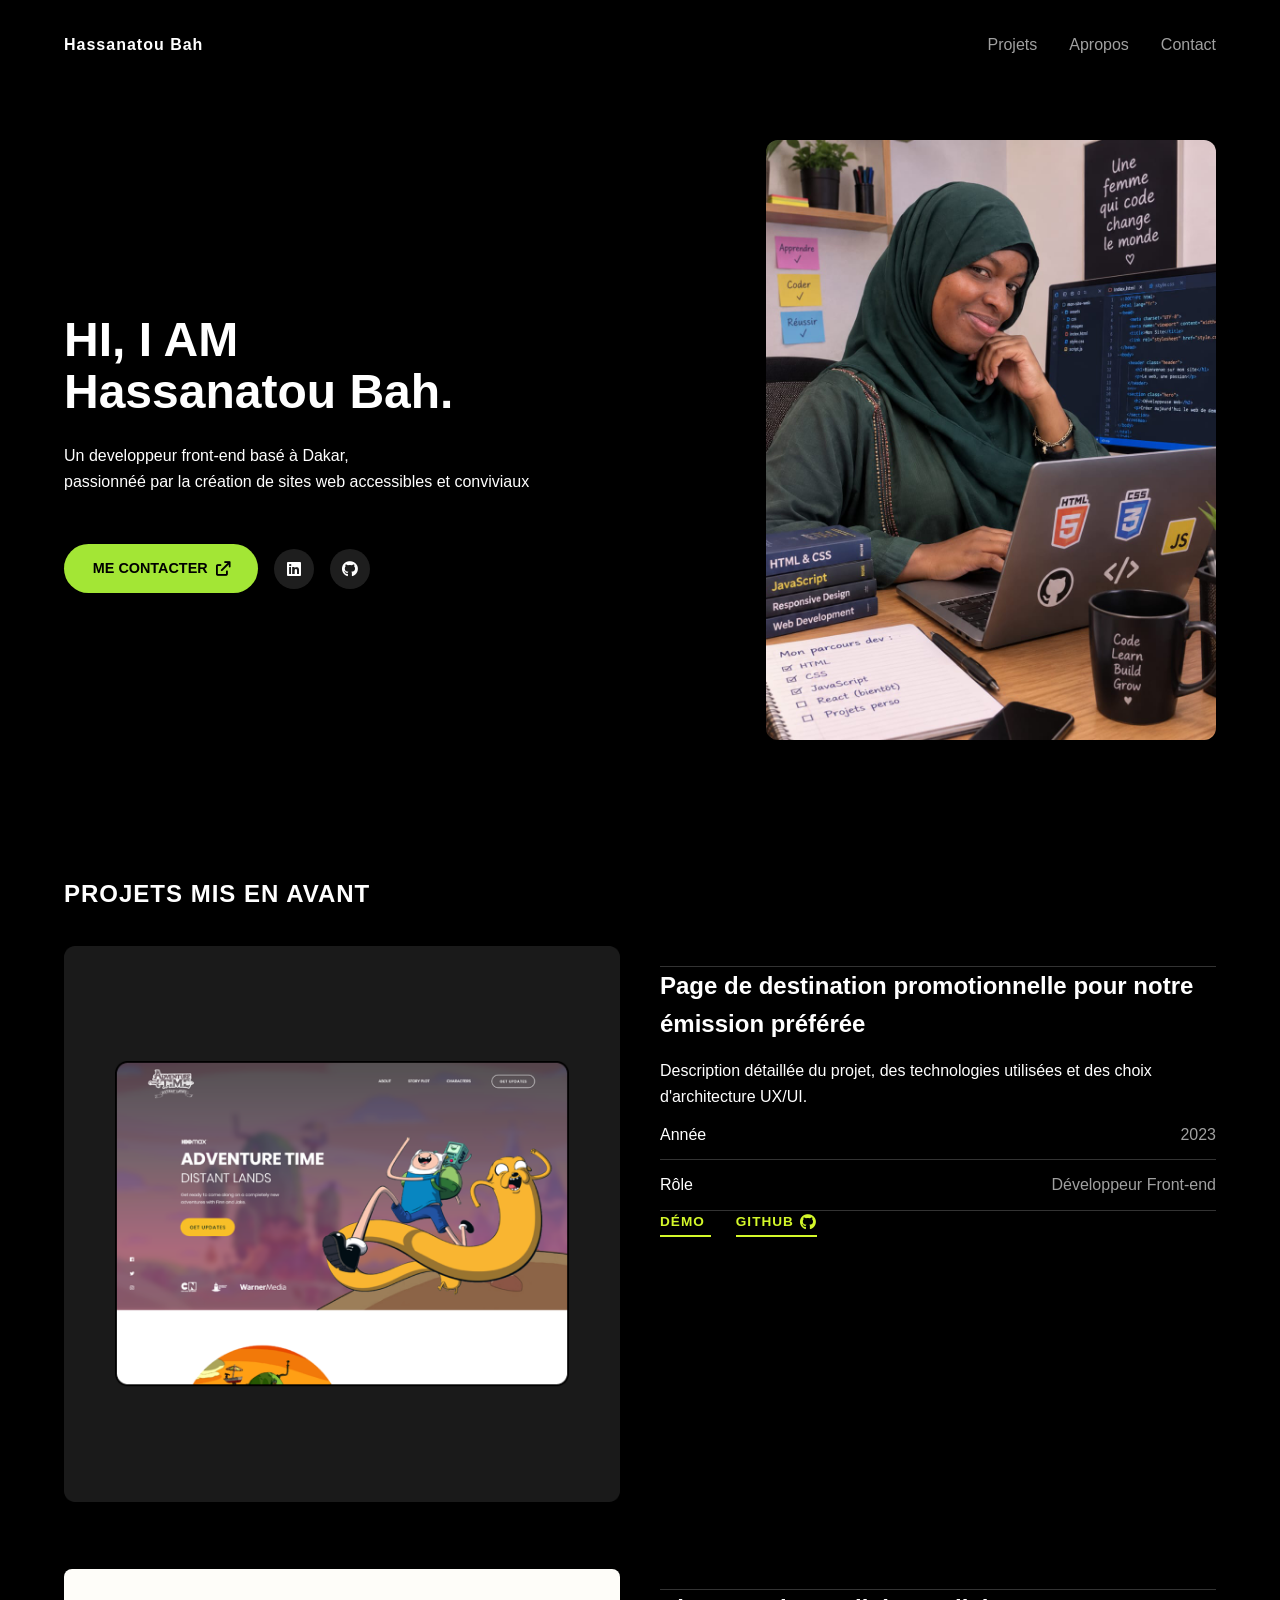
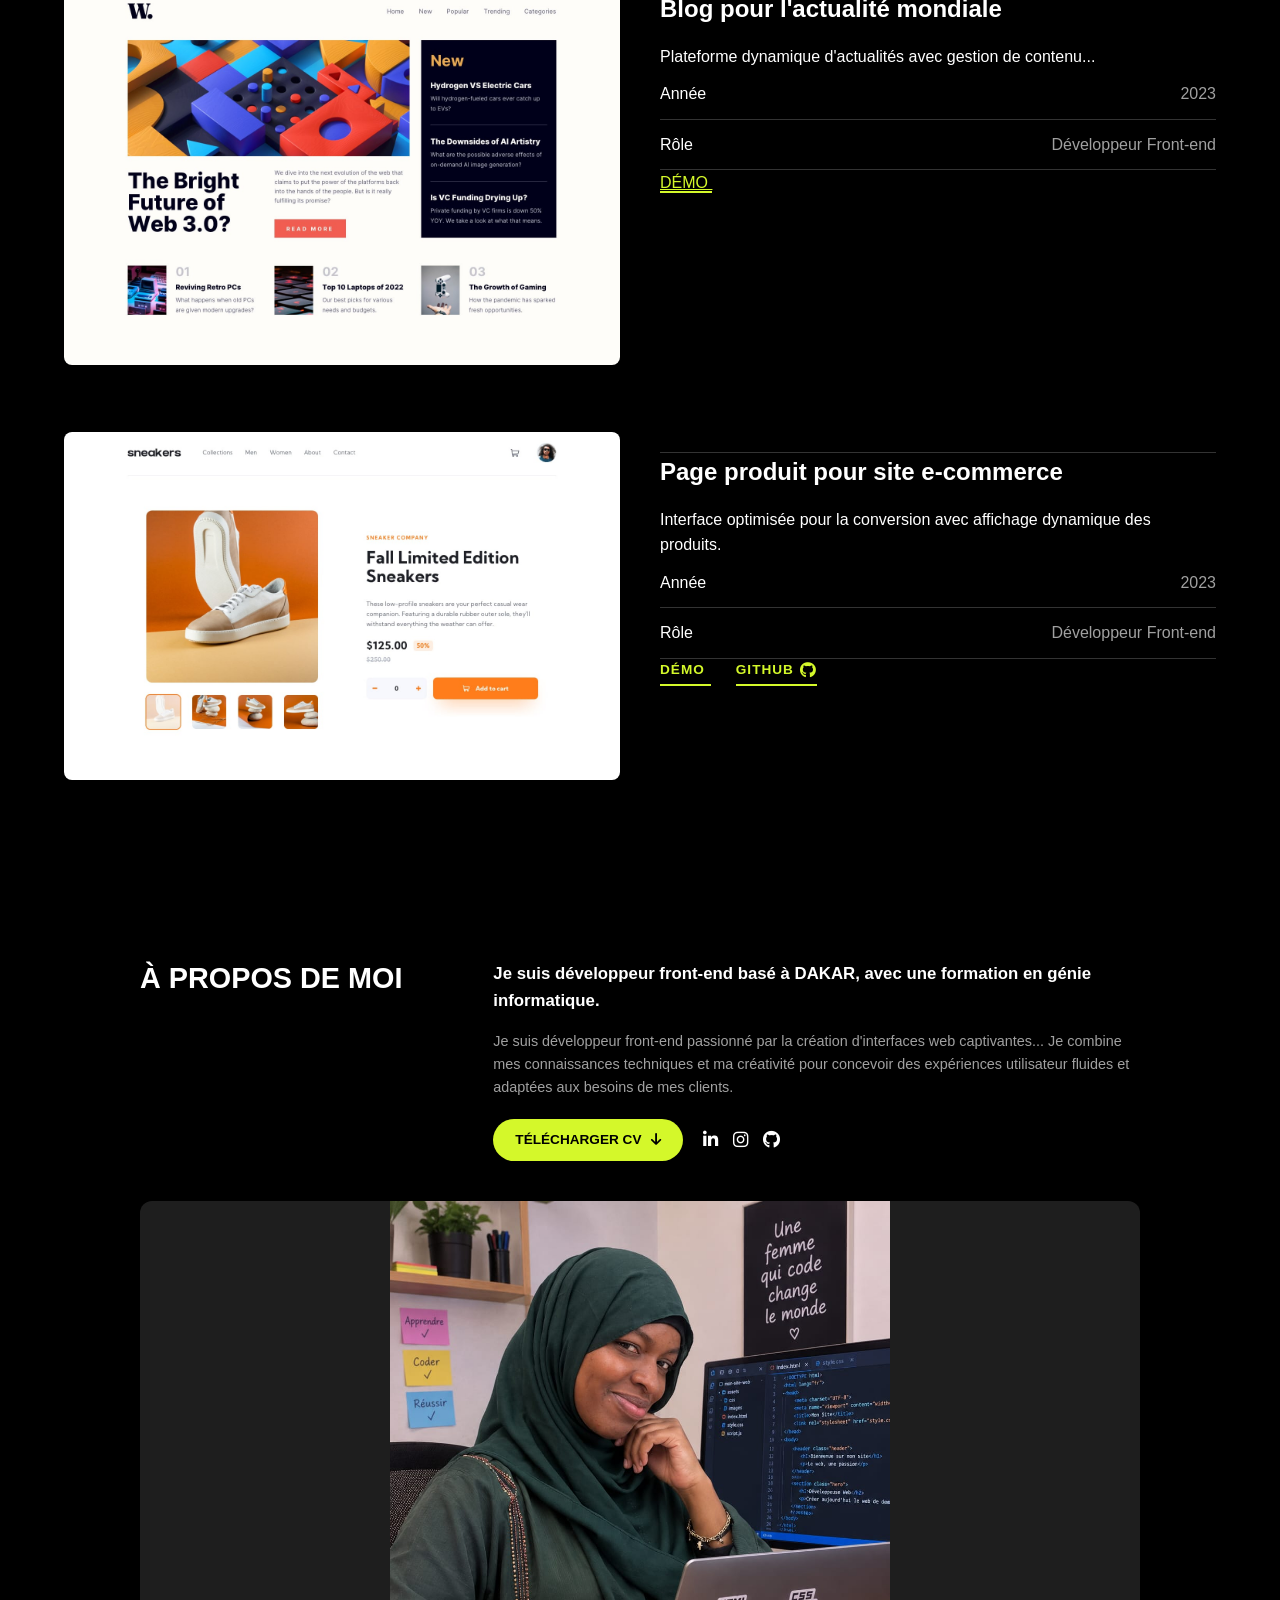
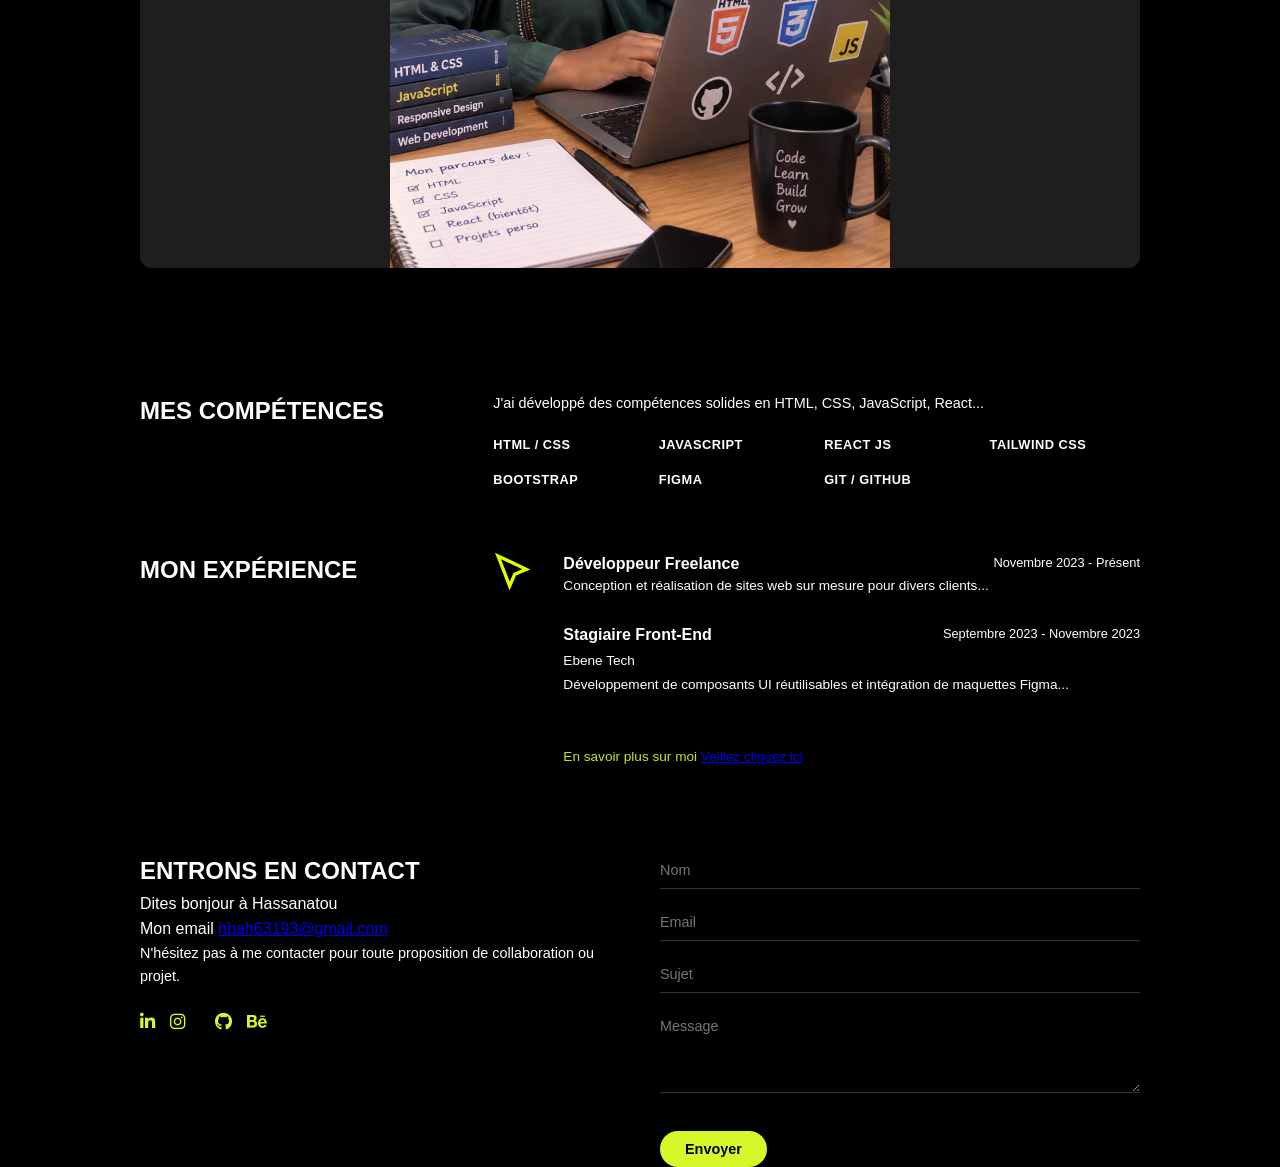
<file: index.html>
<!DOCTYPE html>
<html lang="fr">
<head>
  <meta charset="UTF-8">
  <meta name="viewport" content="width=device-width, initial-scale=1.0">
  <title>Portfolio - Hassanatou Bah</title>
  <link rel="stylesheet" href="style.css">
  <link rel="stylesheet" href="https://cdnjs.cloudflare.com/ajax/libs/font-awesome/6.0.0/css/all.min.css">
</head>
<body>

  <!-- Navigation -->
  <header>
    <nav class="navbar">
      <div class="logo">Hassanatou Bah</div>
      <ul class="nav-links">
        <li><a href="#projets">Projets</a></li>
        <li><a href="Apropos.html">Apropos</a></li>
        <li><a href="contact.html">Contact</a></li>
      </ul>
    </nav>
  </header>

  <!-- Section Hero (Home) -->
  <section id="home" class="hero-section">
    <div class="hero-text">
      <h1>HI, I AM<br><span>Hassanatou Bah.</span></h1>
      <p>
        Un developpeur front-end basé à Dakar,
    </p> 
      <p>
        passionnéé par la création de sites web accessibles et conviviaux
    </p>

    
      <div class="cta-buttons">
        <a href="#contact" class="btn btn-primary">ME CONTACTER <i class="fas fa-arrow-up-right-from-square"></i></a>
        <a href="#" class="social-icon"><i class="fab fa-linkedin"></i></a>
        <a href="#" class="social-icon"><i class="fab fa-github"></i></a>
      </div>
    </div>
    <div class="hero-image">
      <img src="IM1.jpeg" alt="Hassanatou Bah">
    </div>
  </section>

  <!-- Section Projets -->
  <section id="projets" class="projects-section">
    <h2>PROJETS MIS EN AVANT</h2>

    <article class="project-card">
      <div class="project-img">
        <img src="2eme image.png" alt="Aperçu Projet 1">
      </div>
      <div class="project-info">
        <h3>Page de destination promotionnelle pour notre émission préférée</h3>
        <p>Description détaillée du projet, des technologies utilisées et des choix d'architecture UX/UI.</p>
       
  <!-- Ligne Année -->
  <div class="project-info-row">
    <span class="label">Année</span>
    <span class="value">2023</span>
  </div>

  <!-- Ligne Rôle -->
  <div class="project-info-row">
    <span class="label">Rôle</span>
    <span class="value">Développeur Front-end</span>
  </div>
   <div class="project-links">
      <a href="#" class="link-demo">
        DÉMO <i class="fas fa-arrow-up-right"></i>
      </a>
      <a href="#" class="link-github">
        GITHUB <i class="fab fa-github"></i>
      </a>
    </div>
</div>

   
  </div>

    </article>

    <article class="project-card">
      <div class="project-img">
        <img src="3eme image.png" alt="Aperçu Projet 2">
      </div>
     <div class="project-info">
      <h3>Blog pour l'actualité mondiale</h3>
      <p>Plateforme dynamique d'actualités avec gestion de contenu...</p>

      <!-- Vos lignes Année et Rôle -->
      <div class="project-info-row">
        <span class="label">Année</span>
        <span class="value">2023</span>
      </div>
      <div class="project-info-row">
        <span class="label">Rôle</span>
        <span class="value">Développeur Front-end</span>
      </div>
      <a href="#" class="link-demo">
        DÉMO <i class="fas fa-arrow-up-right"></i>
      </a>

      <!-- VOS BOUTONS DÉMO ET GITHUB DÉPLACÉS ICI -->
     
    </article>

    <article class="project-card">
      <div class="project-img">
        <img src="4eme image.png" alt="Aperçu Projet 3">
      </div>
      <div class="project-info">
        <h3>Page produit pour site e-commerce</h3>
        <p>Interface optimisée pour la conversion avec affichage dynamique des produits.</p>
         <!-- Ligne Année -->
  <div class="project-info-row">
    <span class="label">Année</span>
    <span class="value">2023</span>
  </div>

  <!-- Ligne Rôle -->
  <div class="project-info-row">
    <span class="label">Rôle</span>
    <span class="value">Développeur Front-end</span>
  </div>
       <div class="project-links">
      <a href="#" class="link-demo">
        DÉMO <i class="fas fa-arrow-up-right"></i>
      </a>
      <a href="#" class="link-github">
        GITHUB <i class="fab fa-github"></i>
      </a>
    </div>
    </article>
  </section>

  <!-- SECTION À PROPOS DE MOI -->
<section id="about" class="about-section">
  <div class="about-top">
    <h2 class="section-title">À PROPOS DE MOI</h2>
    <div class="about-text">
      <p class="subtitle">Je suis développeur front-end basé à DAKAR, avec une formation en génie informatique.</p>
      <p class="description">
        Je suis développeur front-end passionné par la création d'interfaces web captivantes... 
        Je combine mes connaissances techniques et ma créativité pour concevoir des expériences utilisateur fluides et adaptées aux besoins de mes clients.
      </p>
      
      <!-- Bouton Télécharger le CV + Icônes réseaux sociaux -->
      <div class="about-actions">
        <a href="cv.html" class="btn-cv">
          TÉLÉCHARGER CV <i class="fas fa-arrow-down"></i>
        </a>
       
        <div class="social-icons-row">
          <a href="#"><i class="fab fa-linkedin-in"></i></a>
          <a href="#"><i class="fab fa-instagram"></i></a>
          <a href="#"><i class="fab fa-github"></i></a>
        </div>
      </div>
    </div>
  </div>

  <div class="about-image-container">
    <img src="IM1.jpeg" alt="Photo de profil" class="about-img">
  </div>
</section>

<!-- SECTION MES COMPÉTENCES -->
<section class="skills-section">
  <h2 class="section-title">MES COMPÉTENCES</h2>
  <div class="skills-content">
    <p>J'ai développé des compétences solides en HTML, CSS, JavaScript, React...</p>
    <div class="skills-grid">
      <span>HTML / CSS</span>
      <span>JAVASCRIPT</span>
      <span>REACT JS</span>
      <span>TAILWIND CSS</span>
      <span>BOOTSTRAP</span>
      <span>FIGMA</span>
      <span>GIT / GITHUB</span>
    </div>
  </div>
</section>

<!-- SECTION MON EXPÉRIENCE -->
<section class="experience-section">
  <h2 class="section-title">MON EXPÉRIENCE</h2>
  <div class="experience-container">
    <div class="experience-left-icon">
      <!-- Icône de curseur / flèche -->
      <svg width="40" height="40" viewBox="0 0 24 24" fill="none" stroke="#e1ff00" stroke-width="2">
        <path d="M3 3l7 18 3-7 7-3L3 3z"/>
      </svg>
    </div>
    <div class="experience-list">
      <div class="exp-item">
        <div class="exp-header">
          <h3>Développeur Freelance</h3>
          <span class="exp-date">Novembre 2023 - Présent</span>
        </div>
        <p>Conception et réalisation de sites web sur mesure pour divers clients...</p>
      </div>

      <div class="exp-item">
        <div class="exp-header">
          <h3>Stagiaire Front-End</h3>
          
          <span class="exp-date">Septembre 2023 - Novembre 2023</span>
        </div>
        <p class="exp-sub">Ebene Tech</p>
        <p>Développement de composants UI réutilisables et intégration de maquettes Figma...</p>
        <br>
        <br>
        <div class="vue">
<p>En savoir plus sur moi <a href="C.html">Veillez cliquez ici</a></p>
  </div>
  
      </div>
    </div>
  </div>
   
</section>
<!-- SECTION ENTRONS EN CONTACT -->
<section id="contact"class="contact-section">
  <div class="contact-info">
    <h2 class="section-title">ENTRONS EN CONTACT</h2>
    <P>Dites bonjour à Hassanatou</P>
    <p>Mon email <a href="hbah63193@gmail.com">hbah63193@gmail.com</a></p>
    <p class="contact-desc">N'hésitez pas à me contacter pour toute proposition de collaboration ou projet.</p>
    
    <!-- Logos/Icônes réseaux sociaux sous le texte -->
    <div class="contact-socials">
      <a href="#"><i class="fab fa-linkedin-in"></i></a>
      <a href="#"><i class="fab fa-instagram"></i></a>
      <a href="#"><i class="fab fa-x-twitter"></i></a>
      <a href="#"><i class="fab fa-github"></i></a>
      <a href="#"><i class="fab fa-behance"></i></a>
    </div>
  </div>

  <form class="contact-form">
    <div class="form-group">
      <input type="text" placeholder="Nom" required>
    </div>
    <div class="form-group">
      <input type="email" placeholder="Email" required>
    </div>
    <div class="form-group">
      <input type="text" placeholder="Sujet">
    </div>
    <div class="form-group">
      <textarea placeholder="Message" rows="4" required></textarea>
    </div>
    <button type="submit" class="btn-submit">Envoyer</button>
  </form>
</section>
</file>
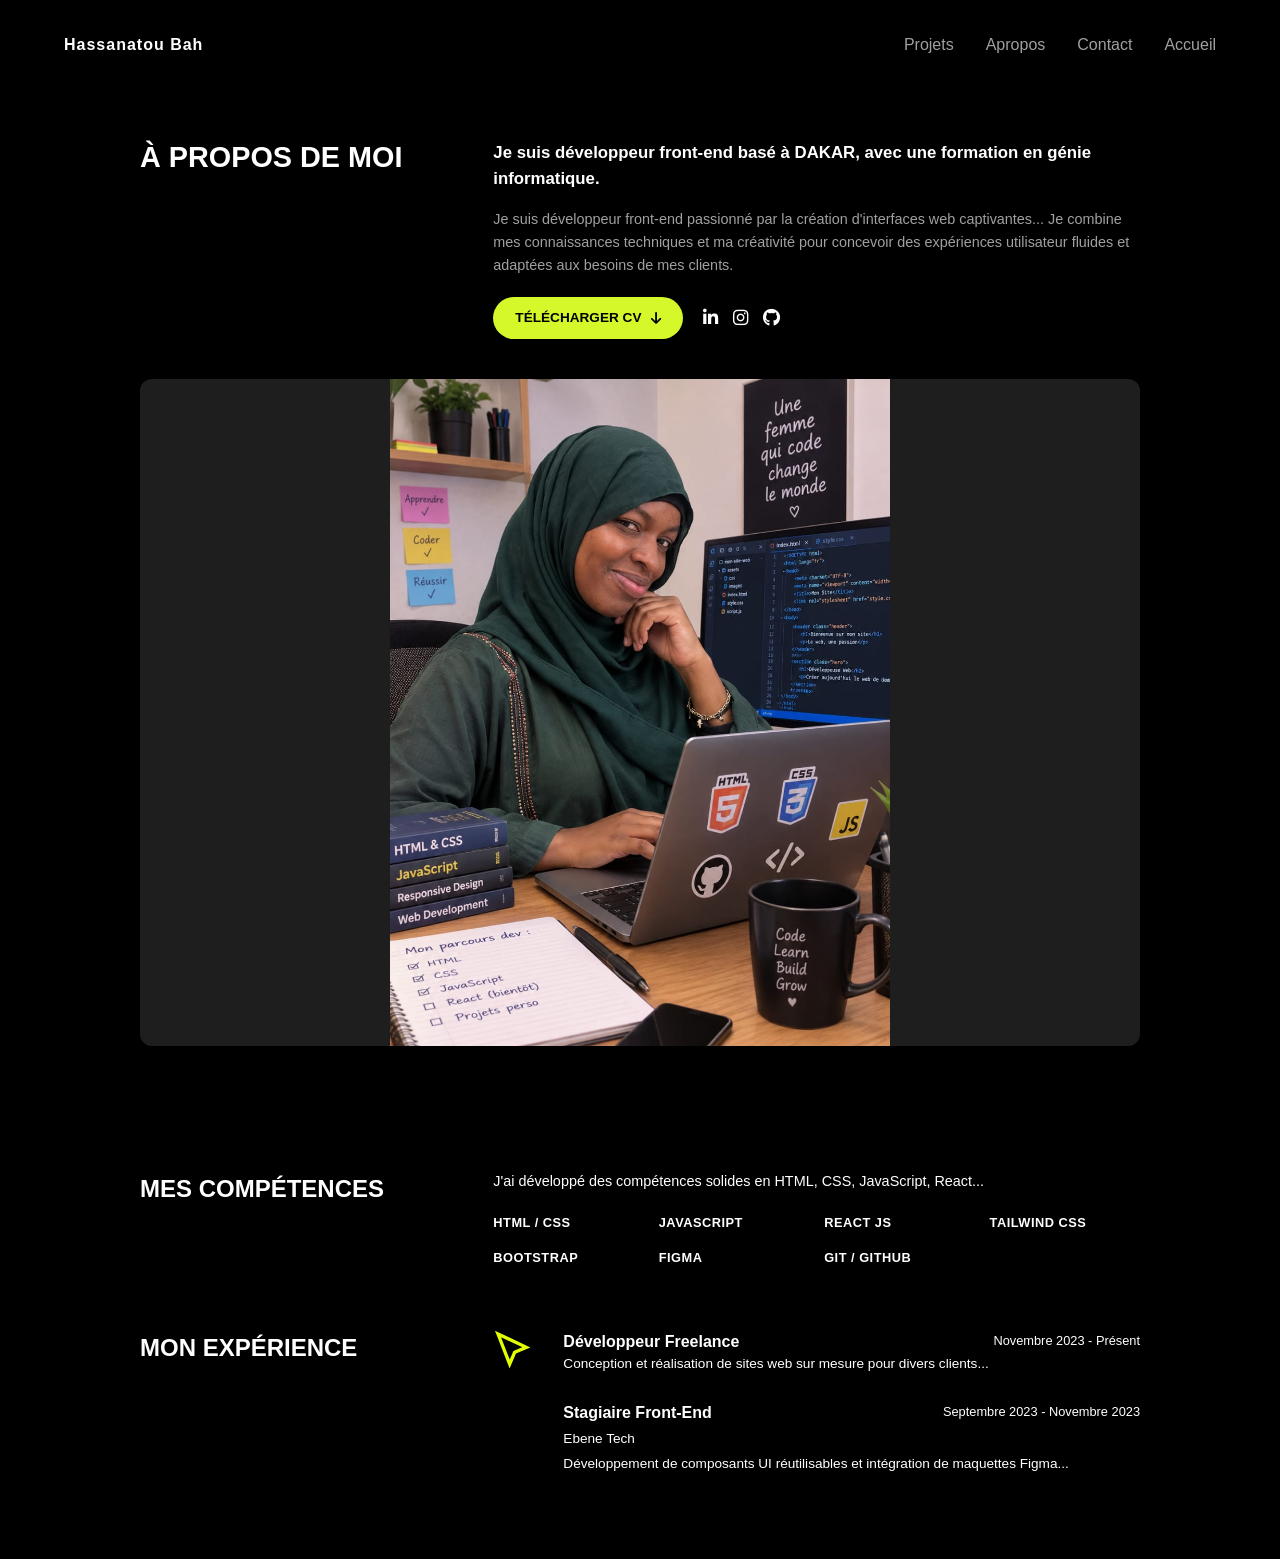
<file: Apropos.html>
<!DOCTYPE html>
<html lang="en">
<head>
    <meta charset="UTF-8">
    <meta name="viewport" content="width=device-width, initial-scale=1.0">
    <title>Document</title>
     <link rel="stylesheet" href="style.css">
     <link rel="stylesheet" href="https://cdnjs.cloudflare.com/ajax/libs/font-awesome/6.0.0/css/all.min.css">
</head>
<body>
     <!-- Navigation -->
  <header>
    <nav class="navbar">
      <div class="logo">Hassanatou Bah</div>
      <ul class="nav-links">
        <li><a href="projet.html">Projets</a></li>
        <li><a href="Apropos.html">Apropos</a></li>
        <li><a href="contact">Contact</a></li>
         <li><a href="index.html">Accueil</a></li>
      </ul>
    </nav>
  </header>
     <!-- SECTION À PROPOS DE MOI -->
<section id="about" class="about-section">
  <div class="about-top">
    <h2 class="section-title">À PROPOS DE MOI</h2>
    <div class="about-text">
      <p class="subtitle">Je suis développeur front-end basé à DAKAR, avec une formation en génie informatique.</p>
      <p class="description">
        Je suis développeur front-end passionné par la création d'interfaces web captivantes... 
        Je combine mes connaissances techniques et ma créativité pour concevoir des expériences utilisateur fluides et adaptées aux besoins de mes clients.
      </p>
      
      <!-- Bouton Télécharger le CV + Icônes réseaux sociaux -->
      <div class="about-actions">
        <a href="cv.html" class="btn-cv">
          TÉLÉCHARGER CV <i class="fas fa-arrow-down"></i>
        </a>
       
        <div class="social-icons-row">
          <a href="#"><i class="fab fa-linkedin-in"></i></a>
          <a href="#"><i class="fab fa-instagram"></i></a>
          <a href="#"><i class="fab fa-github"></i></a>
        </div>
      </div>
    </div>
  </div>
   <div class="about-image-container">
    <img src="IM1.jpeg" alt="Photo de profil" class="about-img">
  </div>
</section>

<!-- SECTION MES COMPÉTENCES -->
<section class="skills-section">
  <h2 class="section-title">MES COMPÉTENCES</h2>
  <div class="skills-content">
    <p>J'ai développé des compétences solides en HTML, CSS, JavaScript, React...</p>
    <div class="skills-grid">
      <span>HTML / CSS</span>
      <span>JAVASCRIPT</span>
      <span>REACT JS</span>
      <span>TAILWIND CSS</span>
      <span>BOOTSTRAP</span>
      <span>FIGMA</span>
      <span>GIT / GITHUB</span>
    </div>
  </div>
</section>

<!-- SECTION MON EXPÉRIENCE -->
<section class="experience-section">
  <h2 class="section-title">MON EXPÉRIENCE</h2>
  <div class="experience-container">
    <div class="experience-left-icon">
      <!-- Icône de curseur / flèche -->
        <svg width="40" height="40" viewBox="0 0 24 24" fill="none" stroke="#e1ff00" stroke-width="2">
        <path d="M3 3l7 18 3-7 7-3L3 3z"/>
      </svg>
    </div>
    <div class="experience-list">
      <div class="exp-item">
        <div class="exp-header">
          <h3>Développeur Freelance</h3>
          <span class="exp-date">Novembre 2023 - Présent</span>
        </div>
        <p>Conception et réalisation de sites web sur mesure pour divers clients...</p>
      </div>

      <div class="exp-item">
        <div class="exp-header">
          <h3>Stagiaire Front-End</h3>
          <span class="exp-date">Septembre 2023 - Novembre 2023</span>
        </div>
        <p class="exp-sub">Ebene Tech</p>
        <p>Développement de composants UI réutilisables et intégration de maquettes Figma...</p>
      </div>
    </div>
  </div>
  </section>

</body>
</html>
</file>
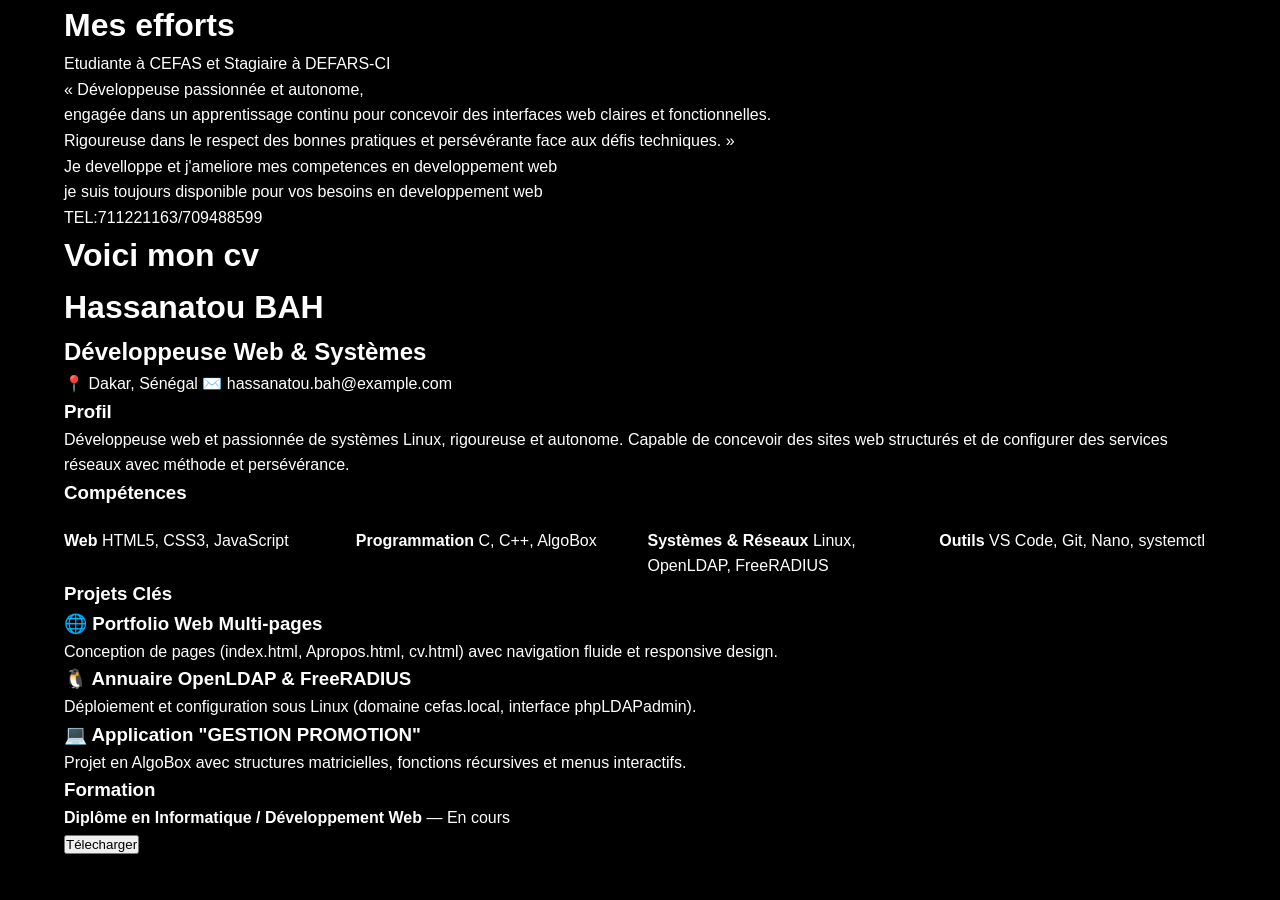
<file: C.html>
<!DOCTYPE html>
<html lang="en">
<head>
    <meta charset="UTF-8">
    <meta name="viewport" content="width=device-width, initial-scale=1.0">
    <title>Document</title>
    <link rel="stylesheet" href="style.css">
</head>
<body>
    <div class="p">
    <h1>Mes efforts</h1>
    <p>Etudiante à CEFAS et Stagiaire à DEFARS-CI <br>
​« Développeuse passionnée et autonome,<br> engagée dans un apprentissage continu pour concevoir des interfaces web claires et fonctionnelles. <br> Rigoureuse dans le respect des bonnes pratiques et persévérante face aux défis techniques. » <br>
    </p>
    <P>Je develloppe et j'ameliore mes competences en developpement web <br>
        je suis toujours disponible pour vos besoins en developpement web <br>
        TEL:711221163/709488599 <br>
    </P>
    </div>
    <div class="cv-container">
    <header>
        <h1>Voici mon cv <br></h1>
        <h1>Hassanatou BAH</h1>
        <h2>Développeuse Web & Systèmes</h2>
        <div class="contact-info">
            <span>📍 Dakar, Sénégal</span>
            <span>✉️ hassanatou.bah@example.com</span>
        </div>
    </header>

    <div class="section">
        <h3 class="section-title">Profil</h3>
        <p>Développeuse web et passionnée de systèmes Linux, rigoureuse et autonome. Capable de concevoir des sites web structurés et de configurer des services réseaux avec méthode et persévérance.</p>
    </div>

    <div class="section">
        <h3 class="section-title">Compétences</h3>
        <div class="skills-grid">
            <div class="skill-item">
                <strong>Web</strong>
                HTML5, CSS3, JavaScript
            </div>
            <div class="skill-item">
                <strong>Programmation</strong>
                C, C++, AlgoBox
            </div>
            <div class="skill-item">
                <strong>Systèmes & Réseaux</strong>
                Linux, OpenLDAP, FreeRADIUS
            </div>
            <div class="skill-item">
                <strong>Outils</strong>
                VS Code, Git, Nano, systemctl
            </div>
        </div>
    </div>

    <div class="section">
        <h3 class="section-title">Projets Clés</h3>
        <div class="project-item">
            <h3>🌐 Portfolio Web Multi-pages</h3>
            <p>Conception de pages (index.html, Apropos.html, cv.html) avec navigation fluide et responsive design.</p>
        </div>
        <div class="project-item">
            <h3>🐧 Annuaire OpenLDAP & FreeRADIUS</h3>
            <p>Déploiement et configuration sous Linux (domaine cefas.local, interface phpLDAPadmin).</p>
        </div>
        <div class="project-item">
            <h3>💻 Application "GESTION PROMOTION"</h3>
            <p>Projet en AlgoBox avec structures matricielles, fonctions récursives et menus interactifs.</p>
        </div>
    </div>

    <div class="section">
        <h3 class="section-title">Formation</h3>
        <p><strong>Diplôme en Informatique / Développement Web</strong> — En cours</p>
    </div>
    <Button onclick="window.print()" class="cv">Télecharger</Button>
</div>

</body>
</html>
</body>
</html>
</file>
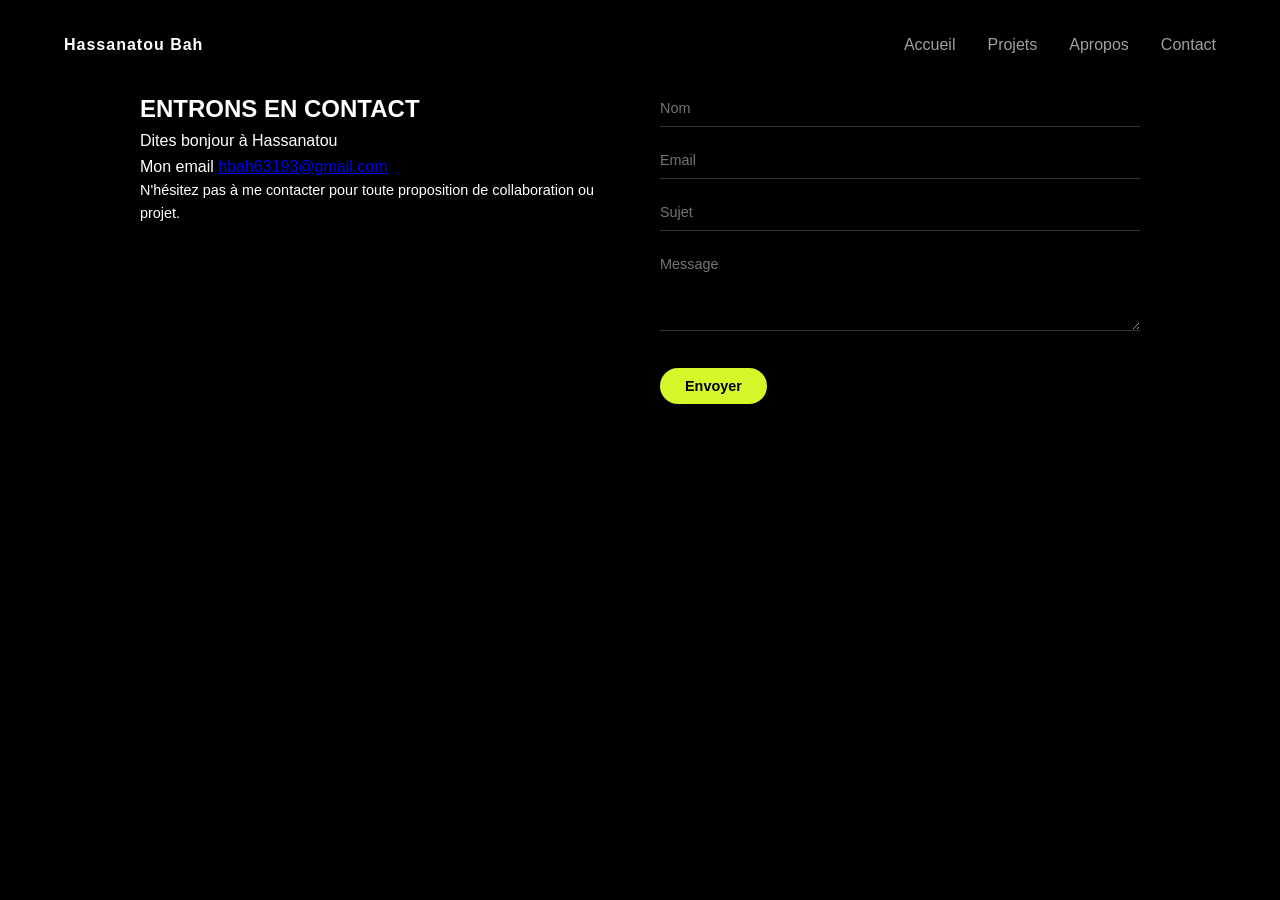
<file: contact.html>
<!DOCTYPE html>
<html lang="en">
<head>
    <meta charset="UTF-8">
    <meta name="viewport" content="width=device-width, initial-scale=1.0">
    <title>Document</title>
     <link rel="stylesheet" href="style.css">
</head>
<body>
      <!-- Navigation -->
  <header>
    <nav class="navbar">
      <div class="logo">Hassanatou Bah</div>
      <ul class="nav-links">
        <li><a href="index.html">Accueil</a></li>
         <li><a href="projet.html">Projets</a></li>
        <li><a href="Apropos.html">Apropos</a></li>
        <li><a href="contact">Contact</a></li>
        
        
      </ul>
    </nav>
   <!-- SECTION ENTRONS EN CONTACT -->
<section id="contact"class="contact-section">
  <div class="contact-info">
    <h2 class="section-title">ENTRONS EN CONTACT</h2>
    <P>Dites bonjour à Hassanatou</P>
    <p>Mon email <a href="hbah63193@gmail.com">hbah63193@gmail.com</a></p>
    <p class="contact-desc">N'hésitez pas à me contacter pour toute proposition de collaboration ou projet.</p>
    
    <!-- Logos/Icônes réseaux sociaux sous le texte -->
    <div class="contact-socials">
      <a href="#"><i class="fab fa-linkedin-in"></i></a>
      <a href="#"><i class="fab fa-instagram"></i></a>
      <a href="#"><i class="fab fa-x-twitter"></i></a>
      <a href="#"><i class="fab fa-github"></i></a>
      <a href="#"><i class="fab fa-behance"></i></a>
    </div>
  </div>

  <form class="contact-form">
    <div class="form-group">
      <input type="text" placeholder="Nom" required>
    </div>
    <div class="form-group">
      <input type="email" placeholder="Email" required>
    </div>
    <div class="form-group">
      <input type="text" placeholder="Sujet">
    </div>
    <div class="form-group">
      <textarea placeholder="Message" rows="4" required></textarea>
    </div>
    <button type="submit" class="btn-submit">Envoyer</button>
  </form>
</section>


</body>
</html>
</file>
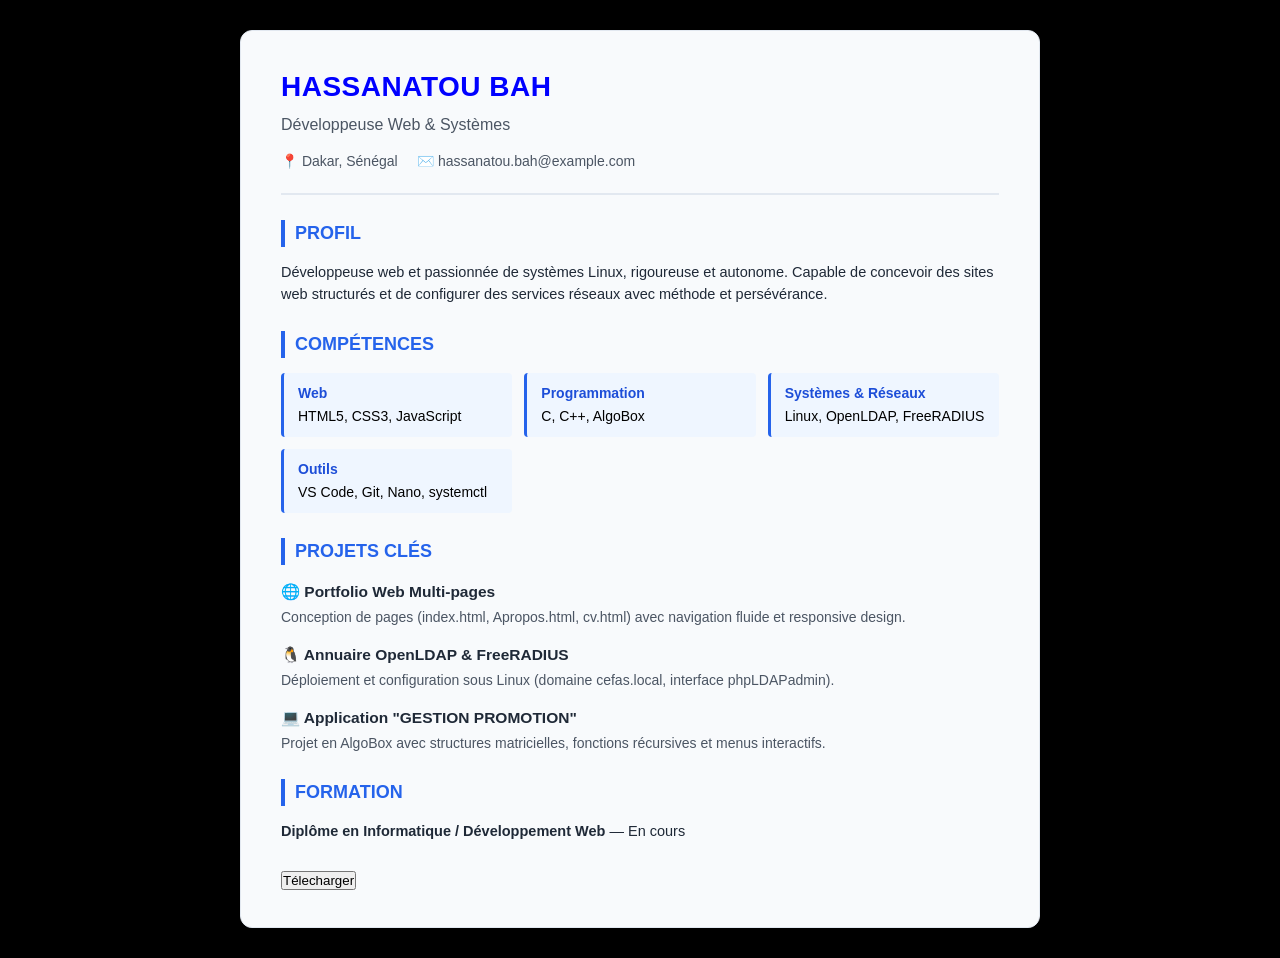
<file: cv.html>
<!DOCTYPE html>
<html lang="fr">
<head>
    <meta charset="UTF-8">
    <meta name="viewport" content="width=device-width, initial-scale=1.0">
    <title>CV Hassanatou Bah</title>
    <link rel="stylesheet" href="cv.css">
</head>
<body>
  </header>
<div class="cv-container">
    <header>
        <h1>Hassanatou BAH</h1>
        <h2>Développeuse Web & Systèmes</h2>
        <div class="contact-info">
            <span>📍 Dakar, Sénégal</span>
            <span>✉️ hassanatou.bah@example.com</span>
        </div>
    </header>

    <div class="section">
        <h3 class="section-title">Profil</h3>
        <p>Développeuse web et passionnée de systèmes Linux, rigoureuse et autonome. Capable de concevoir des sites web structurés et de configurer des services réseaux avec méthode et persévérance.</p>
    </div>

    <div class="section">
        <h3 class="section-title">Compétences</h3>
        <div class="skills-grid">
            <div class="skill-item">
                <strong>Web</strong>
                HTML5, CSS3, JavaScript
            </div>
            <div class="skill-item">
                <strong>Programmation</strong>
                C, C++, AlgoBox
            </div>
            <div class="skill-item">
                <strong>Systèmes & Réseaux</strong>
                Linux, OpenLDAP, FreeRADIUS
            </div>
            <div class="skill-item">
                <strong>Outils</strong>
                VS Code, Git, Nano, systemctl
            </div>
        </div>
    </div>

    <div class="section">
        <h3 class="section-title">Projets Clés</h3>
        <div class="project-item">
            <h3>🌐 Portfolio Web Multi-pages</h3>
            <p>Conception de pages (index.html, Apropos.html, cv.html) avec navigation fluide et responsive design.</p>
        </div>
        <div class="project-item">
            <h3>🐧 Annuaire OpenLDAP & FreeRADIUS</h3>
            <p>Déploiement et configuration sous Linux (domaine cefas.local, interface phpLDAPadmin).</p>
        </div>
        <div class="project-item">
            <h3>💻 Application "GESTION PROMOTION"</h3>
            <p>Projet en AlgoBox avec structures matricielles, fonctions récursives et menus interactifs.</p>
        </div>
    </div>

    <div class="section">
        <h3 class="section-title">Formation</h3>
        <p><strong>Diplôme en Informatique / Développement Web</strong> — En cours</p>
    </div>
    <Button onclick="window.print()" class="cv">Télecharger</Button>
</div>

</body>
</html>
</file>
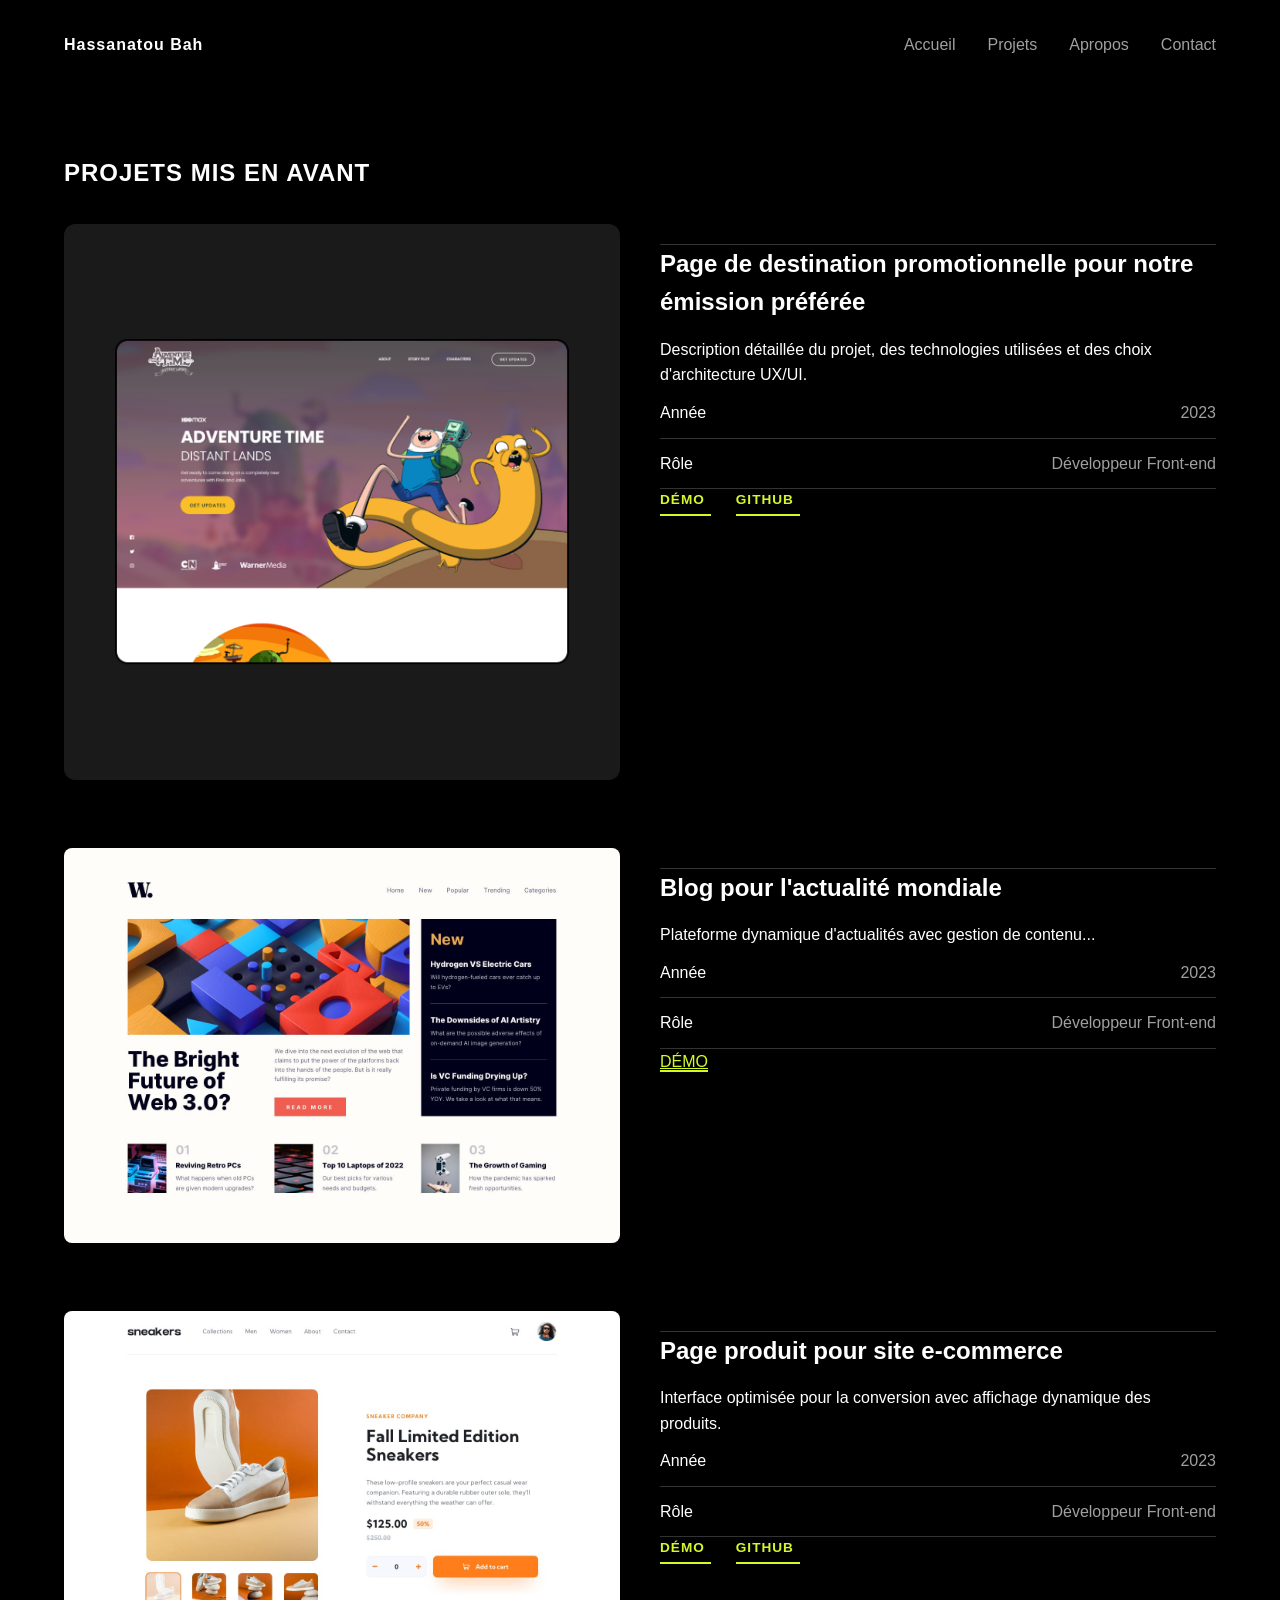
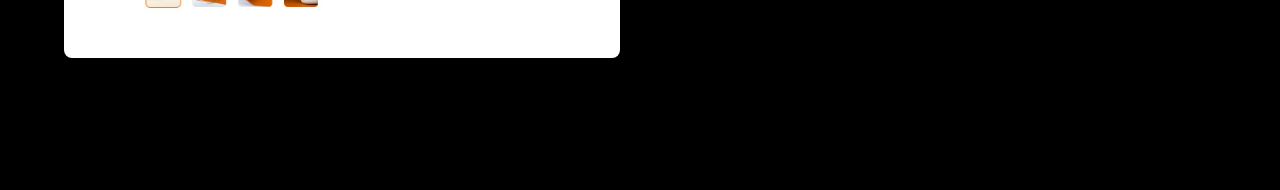
<file: projet.html>
<!DOCTYPE html>
<html lang="en">
<head>
    <meta charset="UTF-8">
    <meta name="viewport" content="width=device-width, initial-scale=1.0">
    <title>Document</title>
    <link rel="stylesheet" href="style.css">
</head>
<body>
      <!-- Navigation -->
  <header>
    <nav class="navbar">
      <div class="logo">Hassanatou Bah</div>
      <ul class="nav-links">
        <li><a href="index.html">Accueil</a></li>
         <li><a href="projet.html">Projets</a></li>
        <li><a href="Apropos.html">Apropos</a></li>
        <li><a href="contact">Contact</a></li>
      </ul>
    </nav>
     <!-- Section Projets -->
  <section id="projets" class="projects-section">
    <h2>PROJETS MIS EN AVANT</h2>

    <article class="project-card">
      <div class="project-img">
        <img src="2eme image.png" alt="Aperçu Projet 1">
      </div>
      <div class="project-info">
        <h3>Page de destination promotionnelle pour notre émission préférée</h3>
        <p>Description détaillée du projet, des technologies utilisées et des choix d'architecture UX/UI.</p>
       
  <!-- Ligne Année -->
  <div class="project-info-row">
    <span class="label">Année</span>
    <span class="value">2023</span>
  </div>

  <!-- Ligne Rôle -->
  <div class="project-info-row">
    <span class="label">Rôle</span>
    <span class="value">Développeur Front-end</span>
  </div>
   <div class="project-links">
      <a href="#" class="link-demo">
        DÉMO <i class="fas fa-arrow-up-right"></i>
      </a>
      <a href="#" class="link-github">
        GITHUB <i class="fab fa-github"></i>
      </a>
    </div>
</div>

   
  </div>

    </article>

    <article class="project-card">
      <div class="project-img">
        <img src="3eme image.png" alt="Aperçu Projet 2">
      </div>
     <div class="project-info">
      <h3>Blog pour l'actualité mondiale</h3>
      <p>Plateforme dynamique d'actualités avec gestion de contenu...</p>

      <!-- Vos lignes Année et Rôle -->
      <div class="project-info-row">
        <span class="label">Année</span>
        <span class="value">2023</span>
      </div>
      <div class="project-info-row">
        <span class="label">Rôle</span>
        <span class="value">Développeur Front-end</span>
      </div>
      <a href="#" class="link-demo">
        DÉMO <i class="fas fa-arrow-up-right"></i>
      </a>

      <!-- VOS BOUTONS DÉMO ET GITHUB DÉPLACÉS ICI -->
     
    </article>

    <article class="project-card">
      <div class="project-img">
        <img src="4eme image.png" alt="Aperçu Projet 3">
      </div>
      <div class="project-info">
        <h3>Page produit pour site e-commerce</h3>
        <p>Interface optimisée pour la conversion avec affichage dynamique des produits.</p>
         <!-- Ligne Année -->
  <div class="project-info-row">
    <span class="label">Année</span>
    <span class="value">2023</span>
  </div>

  <!-- Ligne Rôle -->
  <div class="project-info-row">
    <span class="label">Rôle</span>
    <span class="value">Développeur Front-end</span>
  </div>
       <div class="project-links">
      <a href="#" class="link-demo">
        DÉMO <i class="fas fa-arrow-up-right"></i>
      </a>
      <a href="#" class="link-github">
        GITHUB <i class="fab fa-github"></i>
      </a>
    </div>
    </article>
  </section>
</body>
</html>
</file>
<file: style.css>
:root {
  --bg-color: #121212;
  --card-bg: #1e1e1e;
  --text-main: #ffffff;
  --text-muted: #a0a0a0;
  --accent-neon: #a3e635; /* Vert néon style Spotify/Figma */
  --accent-neon-hover: #84cc16;
}

* {
  margin: 0;
  padding: 0;
  box-sizing: border-box;
  font-family: 'Segoe UI', Tahoma, Geneva, Verdana, sans-serif;
}

body {
  background-color:black; 
  color: var(--text-main);
  line-height: 1.6;
  padding: 0 5%;
}

/* Navbar */
.navbar {
  display: flex;
  justify-content: space-between;
  align-items: center;
  padding: 2rem 0;
}

.logo {
  font-weight: 700;
  letter-spacing: 1px;
}

.nav-links {
  display: flex;
  list-style: none;
  gap: 2rem;
}

.nav-links a {
  color: var(--text-muted);
  text-decoration: none;
  transition: color 0.3s;
}

.nav-links a:hover {
  color: var(--text-main);
}

/* Section Hero & About */
.hero-section, .about-section {
  display: flex;
  align-items: center;
  justify-content: space-between;
  gap: 3rem;
  padding: 4rem 0;
  padding-top: 50px;
}

.hero-text h1, .about-header h2 {
  font-size: 3rem;
  font-weight: 800;
  line-height: 1.1;
  margin-bottom: 1.5rem;
  margin-top: 20px;
}

.hero-image img, .about-image img {
  width: 100%;
  max-width: 450px;
  border-radius: 12px;
  object-fit: cover;
}

/* Boutons */
.cta-buttons {
  display: flex;
  align-items: center;
  gap: 1rem;
  margin-top: 50px;
}

.btn {
  display: inline-flex;
  align-items: center;
  gap: 0.5rem;
  padding: 0.8rem 1.8rem;
  border-radius: 30px;
  text-decoration: none;
  font-weight: 700;
  font-size: 0.9rem;
  transition: background 0.3s;
}

.btn-primary {
  background-color: var(--accent-neon);
  color: #000000;
}

.btn-primary:hover {
  background-color: var(--accent-neon-hover);
}

.social-icon {
  width: 40px;
  height: 40px;
  border-radius: 50%;
  background-color: var(--card-bg);
  color: var(--text-main);
  display: flex;
  align-items: center;
  justify-content: center;
  text-decoration: none;
}

/* Projets */
.projects-section, .details-section {
  padding: 4rem 0;
}

.projects-section h2, .details-section h2 {
  font-size: 1.5rem;
  margin-bottom: 2rem;
  letter-spacing: 1px;
}

.project-card {
  display: grid;
  grid-template-columns: 1fr 1fr;
  gap: 40px;
  margin-bottom: 60px;
  align-items: start;
}

.project-img {
  flex: 1;
}

.project-img img {
  width: 100%;
  border-radius: 8px;
}

.project-info h3 {
  font-size: 1.5rem;
  font-weight: 700;
  margin-bottom: 15px;
  color: #ffffff;
}

.link-btn {
  color: var(--accent-neon);
  text-decoration: none;
  font-weight: 600;
}
.project-desc {
  color: #a0a0a0;
  font-size: 0.9rem;
  line-height: 1.6;
  margin-bottom: 25px;
}

/* SECTION INFORMATIONS SUR LE PROJET */
.project-meta {
  border-top: 1px dashed #333333;
  border-bottom: 1px dashed #333333;
  padding: 15px 0;
  margin-bottom: 25px;
}

.meta-title {
  font-size: 0.75rem;
  letter-spacing: 1px;
  color: #ffffff;
  margin-bottom: 12px;
  text-transform: uppercase;
}

.meta-row {
  display: flex;
  justify-content: space-between;
  font-size: 0.85rem;
  color: #a0a0a0;
  margin-bottom: 8px;
}

.meta-row span:last-child {
  color: #ffffff; /* Valeur à droite en blanc */
}

/* LIENS DEMO ET GITHUB */
.project-links {
  display: flex;
  gap: 25px;
  align-items: center;
}

.project-links a {
  font-size: 0.85rem;
  font-weight: bold;
  letter-spacing: 1px;
  text-decoration: none;
  display: inline-flex;
  align-items: center;
  gap: 6px;
  padding-bottom: 3px;
}

/* Style lien DÉMO avec soulignement vert néon */
.link-demo {
  color: #d4f82a; /* Vert néon */
  border-bottom: 2px solid #d4f82a;
}

.link-demo i {
  font-size: 0.8rem;
}

/* Style lien GITHUB avec soulignement vert néon */
.link-github {
  color: #d4f82a; /* Vert néon */
  border-bottom: 2px solid #d4f82a;
}

.link-github i {
  font-size: 1rem;
}
project-links a:hover {
  opacity: 0.8;
}

/* --- SECTION À PROPOS DE MOI--- */
.about-section {
  max-width: 1000px;
  margin: 0 auto 60px auto;
  display: flex;
  flex-direction: column; /* Force l'image à se placer sous le texte */
  gap: 30px;
}

.about-top {
  display: grid;
  grid-template-columns: 1fr 2fr; /* Titre à gauche, texte à droite */
  gap: 30px;
  align-items: start;
}

/* Diminuer la taille du titre "À PROPOS DE MOI" */
.about-top .section-title {
  font-size: 1.8rem; /* Taille réduite */
  font-weight: 800;
  line-height: 1.2;
  text-transform: uppercase;
}

.about-text .subtitle {
  font-weight: bold;
  font-size: 1.05rem;
  margin-top: 0;
  color: #ffffff;
}

.about-text .description {
  color: #a0a0a0;
  font-size: 0.9rem;
  line-height: 1.6;
  margin: 15px 0;
}

/* Alignement du bouton CV et des icônes */
.about-actions {
  display: flex;
  align-items: center;
  gap: 20px;
  margin-top: 20px;
}

.btn-cv {
  background-color: #d4f82a; /* Couleur vert néon */
  color: #000000;
  text-decoration: none;
  font-weight: bold;
  font-size: 0.85rem;
  padding: 10px 22px;
  border-radius: 25px;
  display: inline-flex;
  align-items: center;
  gap: 10px;
  transition: transform 0.2s ease;
}

.btn-cv:hover {
  transform: translateY(-2px);
}

.social-icons-row {
  display: flex;
  gap: 15px;
}

.social-icons-row a {
  color: #ffffff;
  font-size: 1.1rem;
  text-decoration: none;
  transition: color 0.3s;
}

.social-icons-row a:hover {
  color: #d4f82a;
}

/* Conteneur de l'image centrée sous le texte */
.about-image-container {
  width: 100%;
  background-color: #1e1e1e;
  border-radius: 12px;
  overflow: hidden;
  display: flex;
  justify-content: center;
  align-items: center;
  margin-top: 10px;
}

.about-img {
  width: 100%;
  max-width: 500px; /* Ajuste la largeur de la photo */
  height: auto;
  display: block;
  object-fit: cover;
}

/* --- SECTION MES COMPÉTENCES --- */
.skills-section {
  max-width: 1000px;
  margin: 0 auto 60px auto;
  display: grid;
  grid-template-columns: 1fr 2fr;
  gap: 30px;
}

.skills-content p {
  color: var(--text-gray);
  font-size: 0.9rem;
  margin-top: 0;
}

.skills-grid {
  display: grid;
  grid-template-columns: repeat(4, 1fr);
  gap: 15px;
  margin-top: 20px;
}

.skills-grid span {
  font-size: 0.8rem;
  font-weight: bold;
  letter-spacing: 0.5px;
}

/* --- SECTION MON EXPÉRIENCE --- */
.experience-section {
  max-width: 1000px;
  margin: 0 auto 60px auto;
  display: grid;
  grid-template-columns: 1fr 2fr;
  gap: 30px;
}

.experience-container {
  display: grid;
  grid-template-columns: 50px 1fr;
  gap: 20px;
}

.exp-item {
  margin-bottom: 25px;
}

.exp-header {
  display: flex;
  justify-content: space-between;
  align-items: center;
}

.exp-header h3 {
  margin: 0;
  font-size: 1rem;
}

.exp-date {
  color: var(--text-gray);
  font-size: 0.8rem;
}

.exp-sub {
  color: var(--accent-color);
  font-size: 0.85rem;
  margin: 4px 0;
}

.exp-item p {
  color: var(--text-gray);
  font-size: 0.85rem;
  line-height: 1.5;
}

/* --- SECTION ENTRONS EN CONTACT --- */
.contact-section {
  max-width: 1000px;
  margin: 0 auto;
  display: grid;
  grid-template-columns: 1fr 1fr;
  gap: 40px;
}

.contact-desc {
  color: var(--text-gray);
  font-size: 0.9rem;
}

.contact-socials {
  display: flex;
  gap: 15px;
  margin-top: 20px;
}

.contact-socials a {
  color: var(--text-white);
  font-size: 1.1rem;
  text-decoration: none;
  transition: color 0.3s;
}

.contact-socials a:hover {
  color: var(--accent-color);
}

/* Formulaire */
.contact-form {
  display: flex;
  flex-direction: column;
  gap: 15px;
}

.form-group input,
.form-group textarea {
  width: 100%;
  background: transparent;
  border: none;
  border-bottom: 1px solid #333;
  padding: 10px 0;
  color: var(--text-white);
  font-size: 0.9rem;
  outline: none;
}

.form-group input:focus,
.form-group textarea:focus {
  border-bottom-color: var(--accent-color);
}

.btn-submit {
  background-color: var(--accent-color);
  color: #000;
  border: none;
  padding: 10px 30px;
  border-radius: 20px;
  font-weight: bold;
  cursor: pointer;
  align-self: flex-start;
  margin-top: 10px;
}
.btn-submit {
  background-color: #00adb5; /* Remplace par ta couleur d'accentuation (bleu/vert) */
  color: #ffffff;
  padding: 12px 28px;
  font-size: 1rem;
  font-weight: 600;
  border: none;
  border-radius: 6px;
  cursor: pointer;
  transition: background-color 0.3s ease, transform 0.2s ease;
  margin-top: 15px;
}

.btn-submit:hover {
  background-color: #00888e; /* Teinte un peu plus foncée au survol */
  transform: translateY(-2px);
}

.btn-submit:active {
  transform: translateY(0);
}
 /* --- COULEURS SECTION CONTACT --- */

/* 1. Icônes des réseaux sociaux en jaune/vert néon */
.contact-socials a {
  color: #d4f82a; /* Remplace le blanc par le jaune/vert néon */
  font-size: 1.1rem;
  text-decoration: none;
  transition: opacity 0.3s;
}

.contact-socials a:hover {
  opacity: 0.8;
}

/* 2. Bouton Envoyer en jaune/vert néon avec texte noir */
.btn-submit {
  background-color: #d4f82a; /* Remplace le bleu par le jaune/vert néon */
  color: #000000;             /* Texte noir pour un bon contraste */
  padding: 10px 25px;
  font-size: 0.9rem;
  font-weight: bold;
  border: none;
  border-radius: 20px;
  cursor: pointer;
  transition: transform 0.2s ease, background-color 0.3s ease;
  margin-top: 15px;
}

.btn-submit:hover {
  background-color: #c2e622; /* Teinte légèrement plus foncée au survol */
  transform: translateY(-2px);
}

/* Container global des informations du projet */
.project-info {
  border-top: 1px solid #333333; /* Ligne tout en haut, au-dessus de "Année" */
  margin-top: 20px;
  margin-bottom: 20px;
}

/* Chaque ligne (Année, Rôle, etc.) */
.project-info-row {
  display: flex;
  justify-content: space-between; /* Aligne l'étiquette à gauche et la valeur à droite */
  align-items: center;
  padding: 12px 0; /* Espace vertical */
  border-bottom: 1px solid #333333; /* Ligne sous "Année" ET sous "Rôle" */
}

.project-info-row .label {
  color: #ffffff;
  font-weight: 500;
}

.project-info-row .value {
  color: #a0a0a0;
}
.vue{
  color: #c2e622;
}
.p{
  background-color: #000;
}

  .v{
    background-color: #000;
    color: #a0a0a0;
  }
</file>
<file: cv.css>
/* --- REGLES GENERALES --- */
:root {
    --primary: #2563eb;
    --primary-dark: #1d4ed8;
    --text-main: #1f2937;
    --text-muted: #4b5563;
    --bg-body: #f8fafc;
    --bg-card: #ffffff;
    --border: #e2e8f0;
    --accent-light: #eff6ff;
}

* {
    box-sizing: border-box;
    margin: 0;
    padding: 0;
}

body {
    font-family: -apple-system, BlinkMacSystemFont, "Segoe UI", Roboto, Arial, sans-serif;
    background-color:black;
    color: black;
    line-height: 1.5;
    padding: 30px 15px;
}

/* --- CONTENEUR PRINCIPAL DU CV --- */
.cv-container {
    max-width: 800px;
    margin: 0 auto;
    background:var(--bg-body);
    border-radius: 12px;
    padding: 35px 40px;
    box-shadow: 0 4px 6px -1px rgba(0, 0, 0, 0.1);
    border: 1px solid var(--border);
}

/* --- ENTETE (HEADER) --- */
header {
    border-bottom: 2px solid var(--border);
    padding-bottom: 20px;
    margin-bottom: 25px;
}

header h1 {
    font-size: 28px;
    color: blue;
    text-transform: uppercase;
    letter-spacing: 0.5px;
    margin-bottom: 5px;
}

header h2 {
    font-size: 16px;
    color: var(--text-muted);
    font-weight: 500;
    margin-bottom: 12px;
}

.contact-info span {
    font-size: 14px;
    color: var(--text-muted);
    margin-right: 15px;
}

/* --- SECTIONS ET TITRES --- */
.section {
    margin-bottom: 25px;
}

.section-title {
    font-size: 18px;
    color: var(--primary);
    text-transform: uppercase;
    border-left: 4px solid var(--primary);
    padding-left: 10px;
    margin-bottom: 15px;
}

p {
    font-size: 14.5px;
    color: var(--text-main);
}

/* --- COMPATIBILITE ET GRILLE --- */
.skills-grid {
    display: grid;
    grid-template-columns: repeat(auto-fit, minmax(200px, 1fr));
    gap: 12px;
}

.skill-item {
    background: var(--accent-light);
    border-left: 3px solid var(--primary);
    padding: 10px 14px;
    border-radius: 4px;
    font-size: 14px;
}

.skill-item strong {
    color: var(--primary-dark);
    display: block;
    margin-bottom: 2px;
}

.project-item {
    margin-bottom: 15px;
}

.project-item h3 {
    font-size: 15.5px;
    color: var(--text-main);
    margin-bottom: 4px;
}

.project-item p {
    font-size: 14px;
    color: var(--text-muted);
}
.cv{
    color: black;
}
</file>
